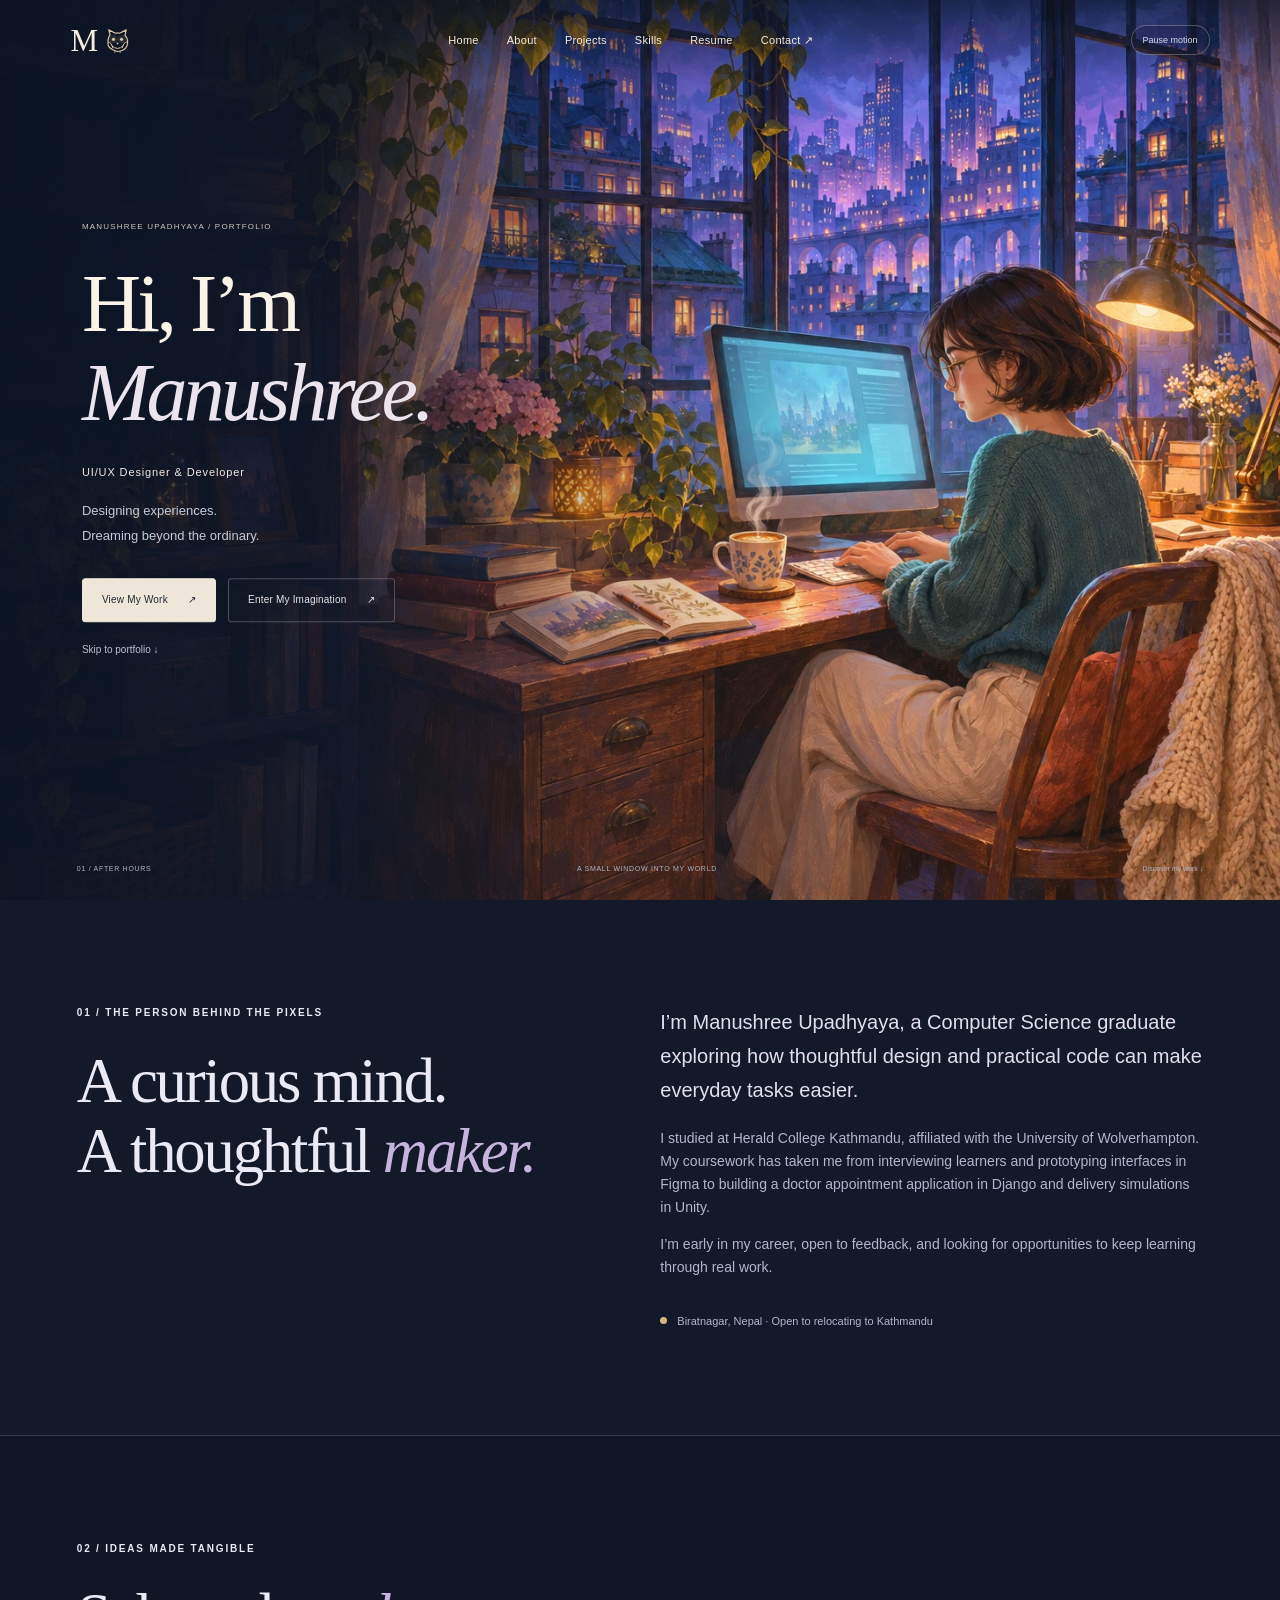
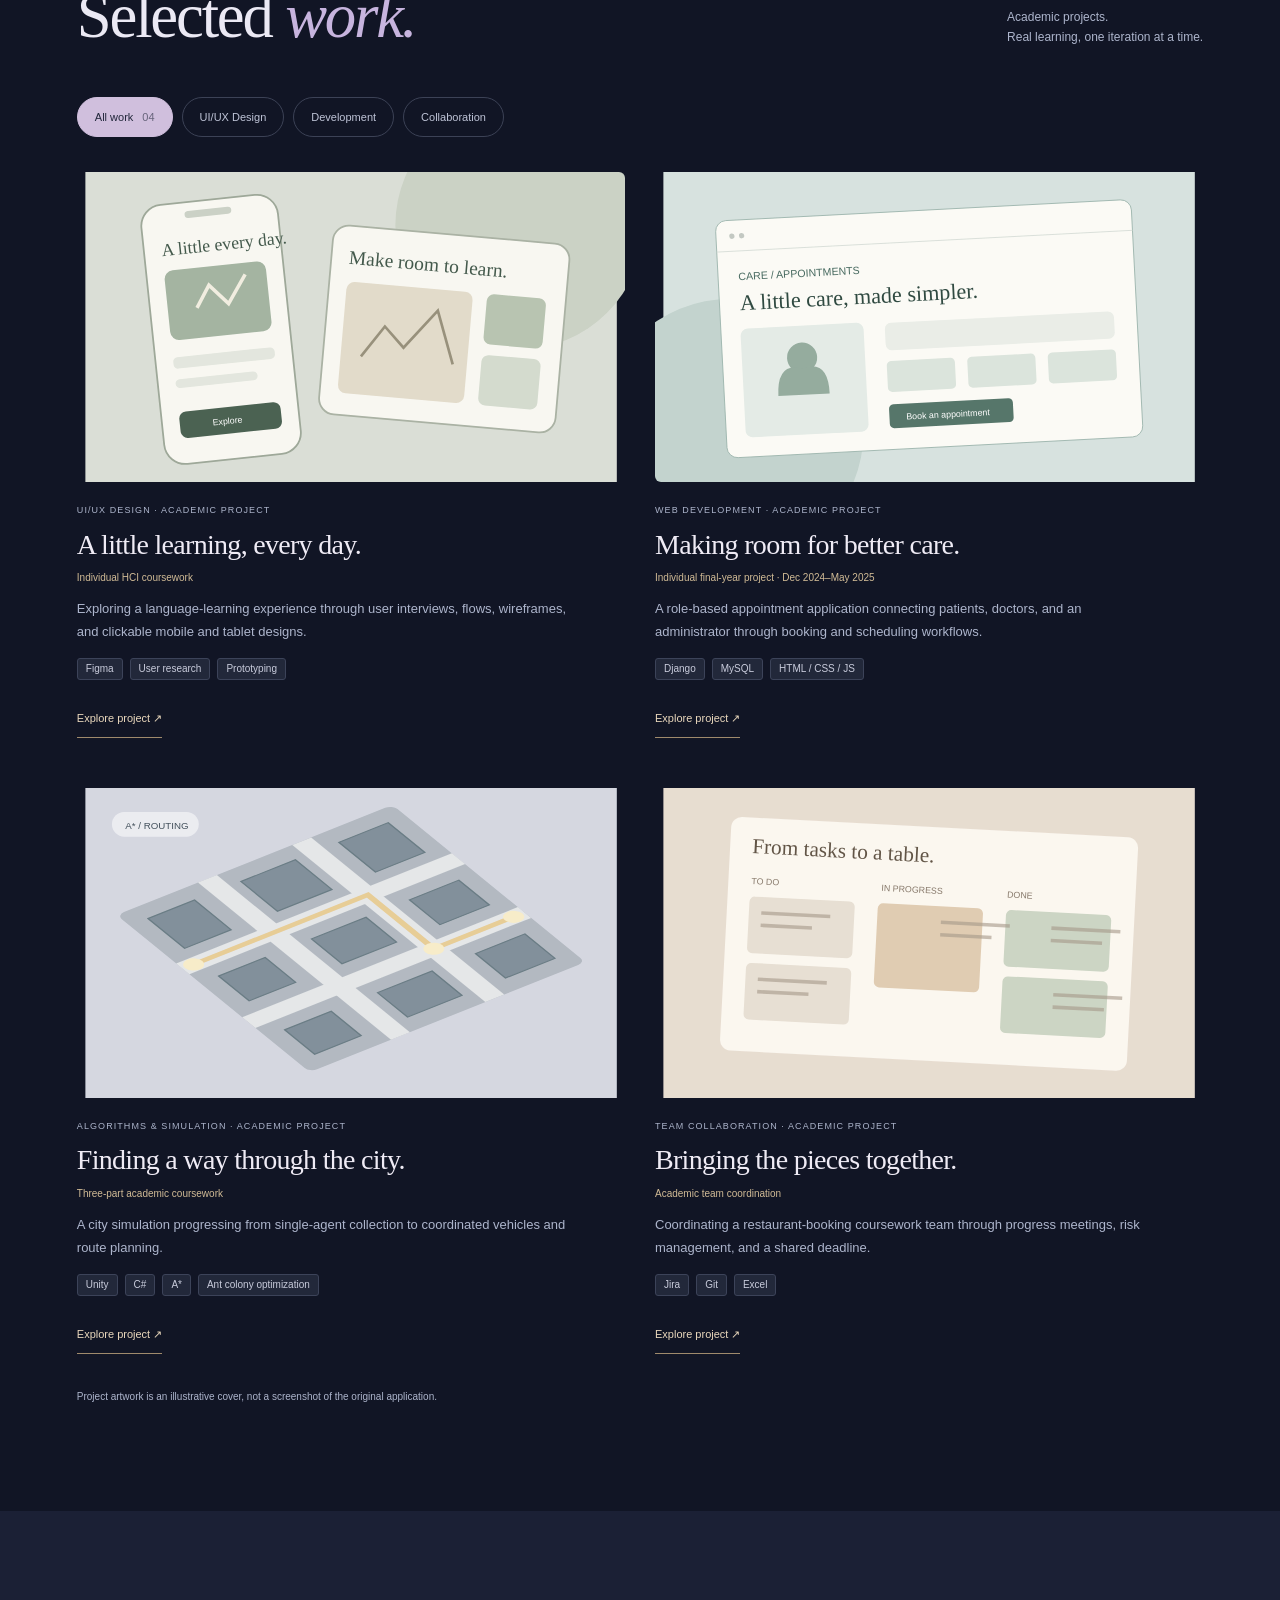
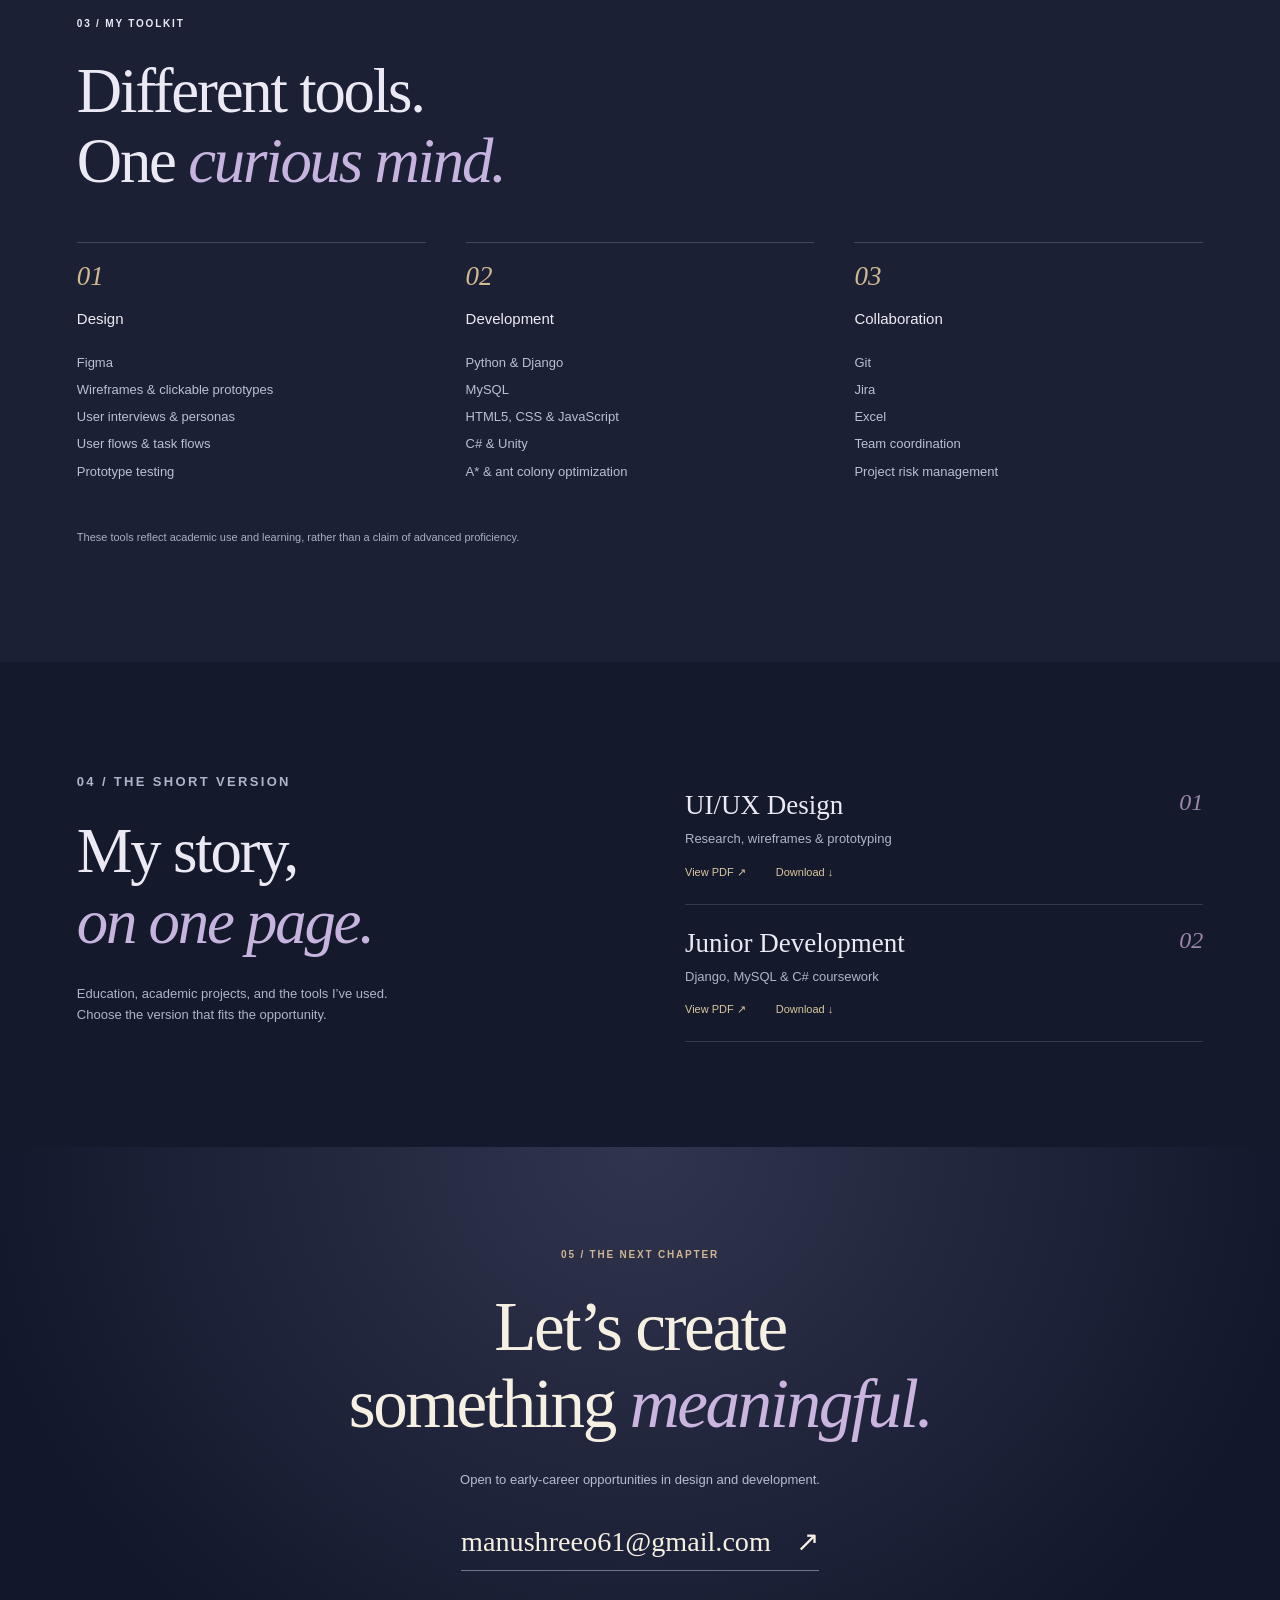
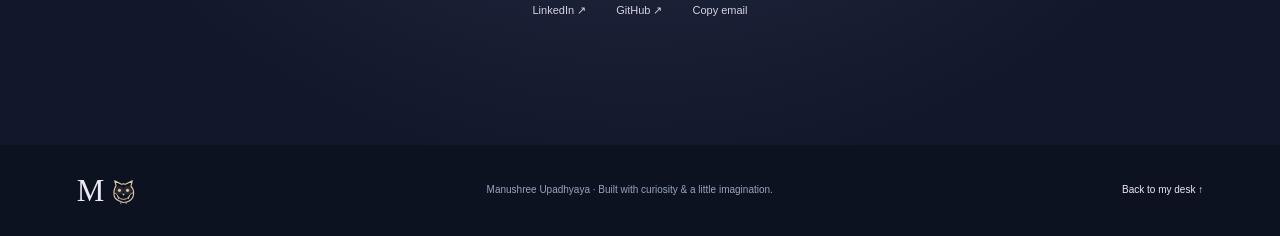
<file: index.html>
<!doctype html><html lang="en"><head><meta charset="utf-8"><meta name="viewport" content="width=device-width,initial-scale=1"><meta name="description" content="Manushree Upadhyaya — Computer Science graduate exploring thoughtful interfaces and practical software."><title>Manushree · After Hours, Into Imagination</title><link rel="stylesheet" href="style.css"><script src="script.js" defer></script></head><body>
<a class="skip-link" href="#projects">Skip to projects</a>
<header><a href="#home" class="brand" aria-label="Manushree home"><span class="brand-letter">M</span><svg class="brand-owl" viewBox="0 0 40 40" aria-hidden="true"><path d="M9 12 7 5l10 5q3-1 6 0L33 5l-2 8q6 6 3 16-4 8-14 8S6 34 6 26q-1-8 3-14Z" fill="none" stroke="currentColor" stroke-width="1.7" stroke-linejoin="round"/><path d="M11 28q9 9 18 0M6 23q5 0 7 9m21-9q-5 0-7 9" fill="none" stroke="currentColor" stroke-width="1.4"/><circle cx="14" cy="19" r="6" fill="currentColor" opacity=".13"/><circle cx="26" cy="19" r="6" fill="currentColor" opacity=".13"/><circle cx="14" cy="19" r="2.3" fill="currentColor"/><circle cx="26" cy="19" r="2.3" fill="currentColor"/><path d="m18 24 2 3 2-3" fill="currentColor"/><path d="M16 37v2m8-2v2" stroke="currentColor" stroke-width="1.5"/></svg></a><nav aria-label="Main navigation"><a href="#home">Home</a><a href="#about">About</a><a href="#projects">Projects</a><a href="#skills">Skills</a><a href="#resume">Resume</a><a href="#contact">Contact <span>↗</span></a></nav><button id="pause" class="small-control" aria-pressed="false">Pause motion</button></header>
<main><section id="home" class="story painted-home" aria-label="After hours, into imagination">
<div class="painted-scene" id="painted-scene"><img class="painted-art" src="assets/painted-workspace.webp" alt="Painted scene of a woman with a dark bob and glasses working in a warm, plant-filled apartment beside a blue city skyline" fetchpriority="high" width="1536" height="1024"><svg class="workspace-motion" viewBox="0 0 1536 1024" preserveAspectRatio="xMidYMid slice" aria-hidden="true"><defs><radialGradient id="lamp-halo"><stop stop-color="#ffda91" stop-opacity=".6"/><stop offset="1" stop-color="#ffc972" stop-opacity="0"/></radialGradient><filter id="steam-soft"><feGaussianBlur stdDeviation="1.3"/></filter><filter id="window-soft"><feGaussianBlur stdDeviation=".65"/></filter></defs><g class="city-window-glows" fill="#ffcf8f" filter="url(#window-soft)"><path class="city-glow glow-1" d="M1109 151h7v10h-7zM1119 151h6v10h-6z"/><path class="city-glow glow-2" d="M1242 198h6v9h-6zM1252 198h6v9h-6z"/><path class="city-glow glow-3" d="M1313 212h6v11h-6zM1323 212h6v11h-6z"/><path class="city-glow glow-4" d="M711 343h9v12h-9zM726 343h8v12h-8z"/><path class="city-glow glow-5" d="M1224 81h5v8h-5zM1233 81h5v8h-5z"/><path class="city-glow glow-6" d="M1004 177h7v11h-7zM1015 177h7v11h-7z"/><path class="city-glow glow-7" d="M681 169h9v13h-9zM695 169h9v13h-9z"/><path class="city-glow glow-8" d="M807 105h6v9h-6zM818 105h6v9h-6z"/></g><path class="screen-shimmer" d="m861 390 210 21 17 133-209 11z" fill="#a3efff"/><ellipse class="painted-lamp-glow" cx="1350" cy="340" rx="105" ry="100" fill="url(#lamp-halo)"/><g class="animated-steam" fill="none" stroke="#fff5e5" stroke-linecap="round" filter="url(#steam-soft)"><path class="steam-ribbon ribbon-1" d="M893 614c-23-22 19-29-2-50s-5-34 3-48" stroke-width="3"/><path class="steam-ribbon ribbon-2" d="M906 612c18-19-16-28-5-44s20-29 4-44" stroke-width="2.5"/><path class="steam-ribbon ribbon-3" d="M900 616c-10-16 17-24 3-41s-9-24-4-35" stroke-width="4"/></g></svg><button id="girl-mind" class="girl-mind" aria-label="Enter Manushree’s imagination by clicking the girl"><span class="sr-only">Enter imagination</span></button></div>
<div class="night-copy story-copy"><p class="eyebrow">MANUSHREE UPADHYAYA / PORTFOLIO</p><h1>Hi, I’m<br><em data-name>Manushree.</em></h1><p class="role">UI/UX Designer &amp; Developer</p><p class="intro">Designing experiences.<br>Dreaming beyond the ordinary.</p><div class="actions"><a class="button light" href="#projects">View My Work <span>↗</span></a><a class="button outline" href="imagination.html" id="enter">Enter My Imagination <span>↗</span></a></div><a class="skip-intro" href="#projects">Skip to portfolio ↓</a></div><div class="scene-bottom"><span>01 / AFTER HOURS</span><span>A SMALL WINDOW INTO MY WORLD</span><a href="#about">Discover my work ↓</a></div></section>
<section id="about" class="about section-wrap"><div><p class="eyebrow">01 / THE PERSON BEHIND THE PIXELS</p><h2>A curious mind.<br>A thoughtful <em>maker.</em></h2></div><div class="about-copy"><p class="large">I’m Manushree Upadhyaya, a Computer Science graduate exploring how thoughtful design and practical code can make everyday tasks easier.</p><p>I studied at Herald College Kathmandu, affiliated with the University of Wolverhampton. My coursework has taken me from interviewing learners and prototyping interfaces in Figma to building a doctor appointment application in Django and delivery simulations in Unity.</p><p>I’m early in my career, open to feedback, and looking for opportunities to keep learning through real work.</p><div class="location"><span class="dot"></span> Biratnagar, Nepal · Open to relocating to Kathmandu</div></div></section>
<section id="projects" class="projects section-wrap"><div class="section-heading"><div><p class="eyebrow">02 / IDEAS MADE TANGIBLE</p><h2>Selected <em>work.</em></h2></div><p>Academic projects.<br>Real learning, one iteration at a time.</p></div><div class="filters" role="group" aria-label="Filter projects"><button data-filter="all" aria-pressed="true">All work <span>04</span></button><button data-filter="design" aria-pressed="false">UI/UX Design</button><button data-filter="development" aria-pressed="false">Development</button><button data-filter="collaboration" aria-pressed="false">Collaboration</button></div><div id="project-grid" class="project-grid"></div><p class="project-note">Project artwork is an illustrative cover, not a screenshot of the original application.</p><noscript><p>Enable JavaScript to view the project gallery. You can still explore <a href="https://github.com/manuahree">my GitHub</a>, read the sections below, and download my resumes.</p></noscript></section>
<section id="skills" class="skills section-wrap"><p class="eyebrow">03 / MY TOOLKIT</p><h2>Different tools.<br>One <em>curious mind.</em></h2><div id="skill-grid" class="skill-grid"></div><p class="muted">These tools reflect academic use and learning, rather than a claim of advanced proficiency.</p></section>
<section id="resume" class="resume section-wrap"><div><p class="eyebrow">04 / THE SHORT VERSION</p><h2>My story,<br><em>on one page.</em></h2><p>Education, academic projects, and the tools I’ve used.<br>Choose the version that fits the opportunity.</p></div><div class="resume-options"><article><span>01</span><h3>UI/UX Design</h3><p>Research, wireframes &amp; prototyping</p><div><a href="assets/design-resume.pdf" target="_blank" rel="noopener">View PDF ↗</a><a href="assets/design-resume.pdf" download>Download ↓</a></div></article><article><span>02</span><h3>Junior Development</h3><p>Django, MySQL &amp; C# coursework</p><div><a href="assets/developer-resume.pdf" target="_blank" rel="noopener">View PDF ↗</a><a href="assets/developer-resume.pdf" download>Download ↓</a></div></article></div></section>
<section id="contact" class="contact section-wrap"><p class="eyebrow">05 / THE NEXT CHAPTER</p><h2>Let’s create<br>something <em>meaningful.</em></h2><p>Open to early-career opportunities in design and development.</p><a id="email-link" class="email" href="mailto:manushreeo61@gmail.com">manushreeo61@gmail.com <span>↗</span></a><div class="socials"><a id="linkedin-link" href="https://www.linkedin.com/in/manushree-upadhyaya-32b7b8259/" target="_blank" rel="noopener">LinkedIn ↗</a><a id="github-link" href="https://github.com/manuahree" target="_blank" rel="noopener">GitHub ↗</a><button id="copy-email">Copy email</button></div><p id="copy-status" role="status"></p></section></main>
<footer><a href="#home" class="brand"><span class="brand-letter">M</span><svg class="brand-owl" viewBox="0 0 40 40" aria-hidden="true"><path d="M9 12 7 5l10 5q3-1 6 0L33 5l-2 8q6 6 3 16-4 8-14 8S6 34 6 26q-1-8 3-14Z" fill="none" stroke="currentColor" stroke-width="1.7" stroke-linejoin="round"/><path d="M11 28q9 9 18 0M6 23q5 0 7 9m21-9q-5 0-7 9" fill="none" stroke="currentColor" stroke-width="1.4"/><circle cx="14" cy="19" r="6" fill="currentColor" opacity=".13"/><circle cx="26" cy="19" r="6" fill="currentColor" opacity=".13"/><circle cx="14" cy="19" r="2.3" fill="currentColor"/><circle cx="26" cy="19" r="2.3" fill="currentColor"/><path d="m18 24 2 3 2-3" fill="currentColor"/><path d="M16 37v2m8-2v2" stroke="currentColor" stroke-width="1.5"/></svg></a><p>Manushree Upadhyaya · Built with curiosity &amp; a little imagination.</p><a href="#home">Back to my desk ↑</a></footer>
<dialog id="case-study" aria-labelledby="case-title"><button id="close-case" aria-label="Close case study">Close ✕</button><div id="case-content"></div></dialog>
<div id="imagination-veil" aria-hidden="true"></div><a id="transition-skip" href="imagination.html" hidden>Skip transition ↗</a><p class="sr-only" id="transition-status" role="status"></p></body></html>
</file>
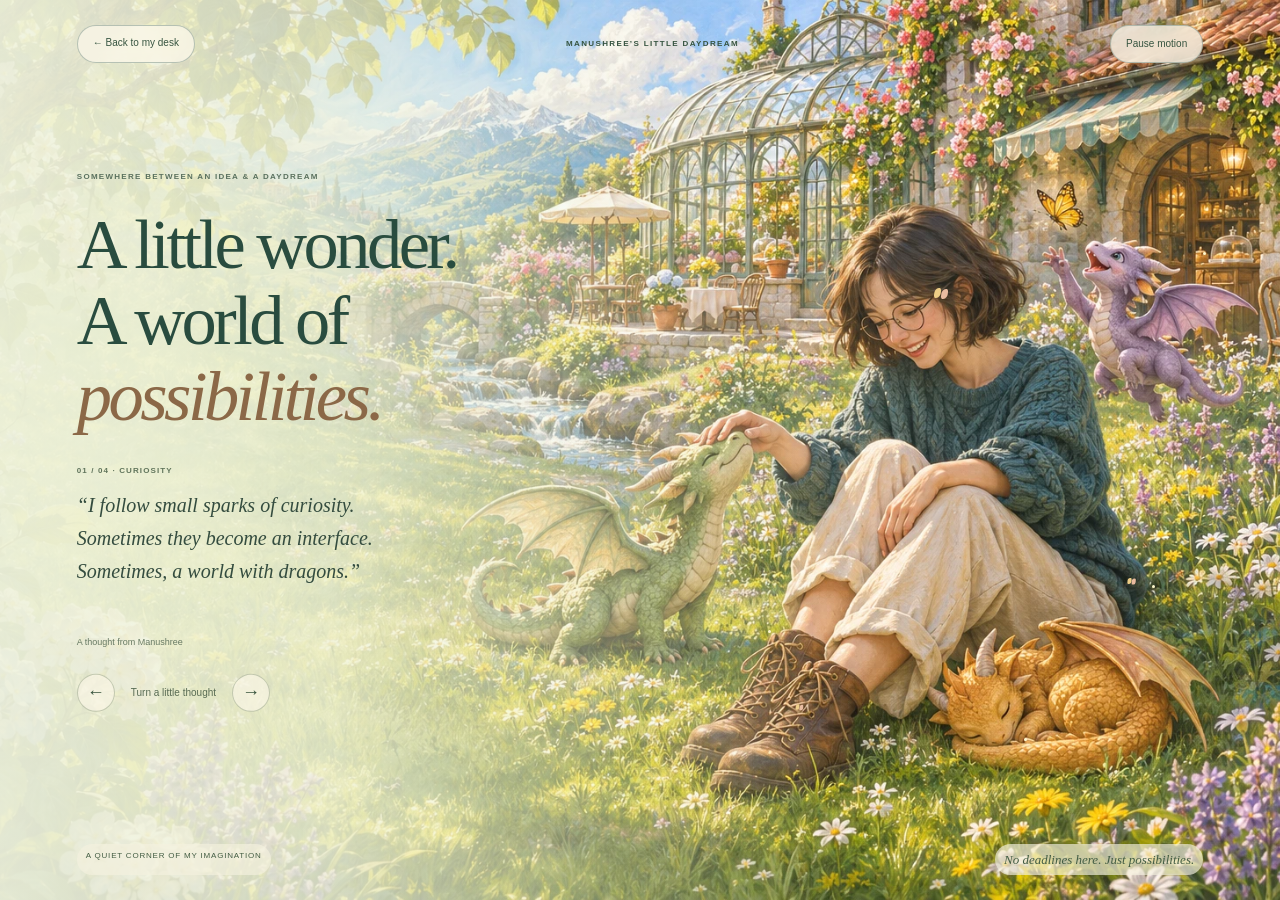
<file: imagination.html>
<!doctype html><html lang="en"><head><meta charset="utf-8"><meta name="viewport" content="width=device-width,initial-scale=1"><meta name="description" content="A little daydream by Manushree Upadhyaya — curiosity, creativity and a world of possibilities."><title>Somewhere in My Imagination · Manushree</title><link rel="stylesheet" href="style.css"><script src="imagination.js" defer></script></head><body class="imagination-page">
<main class="dream-world"><div class="dream-painting"><img src="assets/painted-daydream.webp" alt="A sunlit painted garden with a human woman in a teal sweater and glasses, petting a friendly sage-green baby dragon while a lilac dragon plays and an ochre dragon rests nearby" width="1536" height="1024" fetchpriority="high"><div class="sun-rays" aria-hidden="true"></div><div class="day-butterflies" aria-hidden="true"><i></i><i></i><i></i></div><div class="pollen" aria-hidden="true"><i></i><i></i><i></i><i></i><i></i><i></i></div></div>
<div class="dream-top"><a class="return-desk" href="index.html#home">← Back to my desk</a><p>MANUSHREE’S LITTLE DAYDREAM</p><button id="dream-pause" aria-pressed="false">Pause motion</button></div>
<section class="dream-words" aria-label="Personal reflections"><p class="eyebrow">SOMEWHERE BETWEEN AN IDEA &amp; A DAYDREAM</p><h1>A little wonder.<br>A world of<br><em>possibilities.</em></h1><div class="quote-content" aria-live="polite" aria-atomic="true"><p class="quote-index" id="quote-index">01 / 04 · CURIOSITY</p><blockquote id="personal-quote">“I follow small sparks of curiosity. Sometimes they become an interface. Sometimes, a world with dragons.”</blockquote><p class="quote-byline">A thought from Manushree</p></div><div class="quote-controls"><button id="previous-thought" aria-label="Previous personal quote">←</button><span>Turn a little thought</span><button id="next-thought" aria-label="Next personal quote">→</button></div></section>
<div class="dream-bottom"><span>A QUIET CORNER OF MY IMAGINATION</span><span>No deadlines here. Just possibilities.</span></div></main>
<noscript><p class="dream-noscript">This daydream is yours to pause in. <a href="index.html#home">Return to my desk</a>.</p></noscript></body></html>
</file>
<file: style.css>
:root{--ink:#263734;--paper:#f8f5ee;--muted:#626d66;--line:#d9dfd5;--sage:#587365;--peach:#f2d3ba;--serif:Georgia,'Times New Roman',serif;--sans:Arial,Helvetica,sans-serif;--space:clamp(24px,6vw,96px);--transition:4s}*{box-sizing:border-box}html{scroll-behavior:smooth;scroll-padding-top:90px}body{margin:0;background:var(--paper);font-family:var(--sans);color:var(--ink);line-height:1.65}button,a{-webkit-tap-highlight-color:transparent}button{font:inherit;cursor:pointer}a{color:inherit;text-decoration:none}button:focus-visible,a:focus-visible,summary:focus-visible{outline:3px solid #bf8546;outline-offset:5px}a:hover{text-decoration:underline;text-underline-offset:5px}button{color:inherit}header{height:82px;position:fixed;inset:0 0 auto;z-index:20;display:flex;align-items:center;gap:30px;padding:0 var(--space);color:#faf5ea;background:linear-gradient(#14182ee8,#14182e00);transition:background .4s,color .4s}header.scrolled{background:#f8f5eef5;color:var(--ink);border-bottom:1px solid var(--line);backdrop-filter:blur(14px)}.brand{font-family:var(--serif);font-size:40px;line-height:1}.brand span{font-size:25px;margin-left:2px;color:#d6b785}nav{display:flex;gap:27px;margin:auto;font-size:12px;letter-spacing:.04em}nav a{padding:12px 0}.small-control{border:1px solid currentColor;border-radius:30px;background:transparent;padding:7px 12px;font-size:10px;white-space:nowrap}.skip-link{position:fixed;top:-60px;left:15px;z-index:100;background:white;padding:10px;color:black}.skip-link:focus{top:10px}.story{min-height:800px;height:100svh;max-height:1200px;position:relative;overflow:hidden;background:#1a2039;color:#faf4e8;isolation:isolate}.scenery{position:absolute;inset:0;z-index:-2;transition:opacity var(--transition),filter 3s,transform 4s}.scenery svg{width:100%;height:100%;display:block}.night{opacity:1}.sunrise{opacity:0}.story:after{content:'';position:absolute;inset:0;z-index:-1;pointer-events:none;background:linear-gradient(90deg,#171d3655,transparent 65%)}.story-copy{position:absolute;left:var(--space);top:50%;transform:translateY(-50%);max-width:650px;transition:opacity 1.2s,transform 1.2s}.eyebrow{font-size:10px;font-weight:600;letter-spacing:.18em;text-transform:uppercase;margin:0 0 24px}h1,h2,h3,p{margin-top:0}h1{font:clamp(64px,7.5vw,112px)/1.06 var(--serif);letter-spacing:-.045em;margin-bottom:24px}em{font-weight:400;font-style:italic}h1 em{color:#d9c9e4}h2{font:clamp(42px,4.9vw,70px)/1.12 var(--serif);letter-spacing:-.04em;margin-bottom:26px}h3{line-height:1.3}.role{font-size:15px;letter-spacing:.08em;margin-bottom:15px}.intro{font-size:14px;line-height:1.9;color:#d4d2df}.actions{display:flex;gap:12px;margin-top:32px}.button{display:inline-flex;gap:26px;align-items:center;justify-content:center;border:1px solid transparent;padding:14px 23px;font-size:12px;font-weight:600;border-radius:5px;transition:transform .25s,background .25s}.button:hover{transform:translateY(-3px);text-decoration:none}.button.light{background:#f7eedc;color:#2d3146}.button.outline{color:#eee9f3;border-color:#bab4ce70;background:#272b4144}.button.dark{background:var(--ink);color:#fff9ef}.skip-intro{font-size:11px;display:inline-block;margin-top:24px;color:#d3cddd}.scene-bottom{position:absolute;bottom:25px;left:var(--space);right:var(--space);display:flex;justify-content:space-between;font-size:9px;letter-spacing:.13em;gap:20px}.scene-bottom a{letter-spacing:0}.beach-copy{color:#3e3d42}.beach-copy h2{font-size:clamp(48px,5.8vw,84px)}.beach-copy h2 em{color:#875f57}.beach-copy p:not(.eyebrow){font-size:13px}.text-button{display:block;border:0;background:none;font-size:11px;padding:15px 0}.dreaming .night{filter:blur(10px);transform:scale(1.04)}.dreaming .night-copy{opacity:0;transform:translateY(-48%);pointer-events:none}.day .night{opacity:0}.day .sunrise{opacity:1}.day .scene-bottom{color:#534f4c}.day:after{background:linear-gradient(90deg,#f8dec22b,transparent)}.eye-closed{opacity:0}.dreaming .eye-open{opacity:0}.dreaming .eye-closed{opacity:1}.hair{animation:hair 5s ease-in-out infinite;transform-box:fill-box;transform-origin:top center}.dress{animation:breathe 5s ease-in-out infinite;transform-origin:center;transform-box:fill-box}.cloud-one{animation:drift 30s ease-in-out infinite alternate}.cloud-two{animation:drift 40s ease-in-out infinite alternate-reverse}.star{animation:twinkle 5s ease-in-out infinite}.birds{animation:fly 25s ease-in-out infinite alternate}.waves{animation:wave 9s ease-in-out infinite alternate}.steam{animation:steam 4s ease-in-out infinite}.sun{animation:sunrise 8s ease-out both;transform-origin:center}.paused *, .offscreen svg *{animation-play-state:paused!important}.paused .scenery,.paused .story-copy{transition:none!important}@keyframes twinkle{50%{opacity:.25}}@keyframes drift{to{transform:translateX(80px)}}@keyframes hair{50%{transform:rotate(2deg)}}@keyframes breathe{50%{transform:translateY(-1px)}}@keyframes fly{to{transform:translate(-100px,-16px)}}@keyframes wave{to{transform:translateX(20px)}}@keyframes steam{0%{opacity:0;transform:translateY(4px)}50%{opacity:.8}100%{opacity:0;transform:translateY(-10px)}}@keyframes sunrise{from{transform:translateY(30px)}to{transform:translateY(0)}}.section-wrap{padding:105px var(--space);max-width:1600px;margin:auto}.about{display:grid;grid-template-columns:1fr 1.1fr;gap:90px;border-bottom:1px solid var(--line)}.about-copy p{font-size:14px;color:var(--muted)}.about-copy .large{font-size:20px;line-height:1.7;color:var(--ink)}.location{margin-top:32px;font-size:11px;display:flex;align-items:center;gap:10px}.dot{height:7px;width:7px;background:#69866a;border-radius:50%;display:inline-block;flex-shrink:0}.section-heading{display:flex;align-items:flex-end;justify-content:space-between;gap:20px}.section-heading>p{font-size:12px;color:var(--muted);margin-bottom:30px}.filters{display:flex;gap:9px;flex-wrap:wrap;margin:20px 0 35px}.filters button{background:none;border:1px solid var(--line);padding:9px 17px;border-radius:30px;font-size:11px}.filters button[aria-pressed=true]{background:var(--ink);color:var(--paper);border-color:var(--ink)}.filters span{margin-left:6px;opacity:.6}.project-grid{display:grid;grid-template-columns:1fr 1fr;gap:50px 30px}.project-card[hidden]{display:none}.project-art{height:310px;overflow:hidden;border-radius:9px;position:relative;display:flex;align-items:center;justify-content:center}.project-art svg{width:100%;height:100%;transition:transform .6s}.project-card:hover .project-art svg{transform:scale(1.025)}.project-card .category{font-size:9px;letter-spacing:.12em;margin:20px 0 8px;text-transform:uppercase;color:var(--muted)}.project-card h3{font-family:var(--serif);font-weight:400;font-size:30px;letter-spacing:-.025em;margin-bottom:8px}.project-card p{font-size:13px;color:var(--muted);max-width:490px}.tags{display:flex;flex-wrap:wrap;gap:7px;font-size:10px;margin:14px 0 18px}.tags span{border:1px solid var(--line);border-radius:3px;padding:2px 8px}.case-button{border:0;border-bottom:1px solid #8d9d91;padding:4px 0;background:none;font-size:12px}.project-note{font-size:10px;color:var(--muted);margin:35px 0 0}.skills{background:#edf0e7;max-width:none}.skill-grid{display:grid;grid-template-columns:repeat(3,1fr);gap:40px;margin-top:45px}.skill-grid h3{font-size:15px;font-weight:500;margin:16px 0 20px}.skill-grid article{border-top:1px solid #c4cfc1;padding-top:18px}.skill-number{font:italic 27px var(--serif);color:#66806d}.skill-grid ul{list-style:none;padding:0;font-size:13px;color:#536359;line-height:2.1}.muted{color:var(--muted);font-size:11px;margin-top:30px}.resume{display:grid;grid-template-columns:1fr 1fr;gap:90px;align-items:center}.resume p{font-size:13px;color:var(--muted)}.resume-options article{position:relative;padding:23px 0;border-bottom:1px solid var(--line)}.resume-options article>span{position:absolute;right:0;top:22px;font:italic 24px var(--serif);color:#8e9d8c}.resume-options h3{font:27px var(--serif);margin-bottom:7px}.resume-options article>div{display:flex;gap:30px;font-size:11px}.contact{background:#243d35;color:#f6f0e2;max-width:none;text-align:center;padding-top:100px;padding-bottom:90px}.contact .eyebrow{color:#c0d0bd}.contact h2{font-size:clamp(48px,6vw,86px)}.contact em{color:#d5bc9f}.contact>p:not(.eyebrow){font-size:13px;color:#d0d8cd}.email{display:inline-block;font:clamp(19px,2.4vw,34px) var(--serif);border-bottom:1px solid #a6b5a0;padding:12px 0;margin:10px 0 30px}.email span{margin-left:18px}.socials{display:flex;justify-content:center;gap:30px;font-size:11px}.socials button{border:0;background:none;padding:0;color:inherit;font-size:inherit}#copy-status{min-height:20px;margin:16px 0 0}footer{padding:30px var(--space);display:flex;align-items:center;gap:25px}footer p{font-size:10px;color:var(--muted);margin:0 auto}footer>a:last-child{font-size:10px}dialog{width:min(850px,92vw);max-height:88svh;border:0;border-radius:12px;background:var(--paper);color:var(--ink);padding:45px;box-shadow:0 30px 100px #14222a66}dialog::backdrop{background:#111b28b3;backdrop-filter:blur(7px)}#close-case{display:block;margin:0 0 30px auto;background:none;border:1px solid var(--line);padding:7px 14px;border-radius:30px;font-size:11px}dialog h2{font-size:42px}dialog h3{font-size:15px;margin:28px 0 8px}dialog p,dialog li{font-size:14px;color:var(--muted)}dialog .project-art{height:230px;margin:20px 0}dialog .case-link{display:inline-block;margin:15px 20px 0 0;border-bottom:1px solid var(--sage);font-size:13px}dialog .evidence-note{font-size:12px;border-top:1px solid var(--line);padding-top:18px;margin-top:30px}.sr-only{position:absolute!important;width:1px;height:1px;padding:0;margin:-1px;overflow:hidden;clip:rect(0,0,0,0);white-space:nowrap;border:0}[hidden]{display:none!important}@media(min-width:1600px){.scenery svg{object-fit:cover}}@media(max-width:900px){header{gap:15px}nav{gap:15px}.about,.resume{gap:40px}.story{min-height:760px}.story-copy{max-width:480px}.project-art{height:250px}.skill-grid{gap:25px}.scene-bottom>span:nth-child(2){display:none}}@media(max-width:600px){:root{--space:24px}header{height:100px;padding:9px 24px;align-items:flex-start;flex-wrap:wrap;gap:0}.brand{font-size:31px}header .small-control{margin-left:auto;margin-top:4px}nav{order:3;width:100%;justify-content:space-between;gap:10px;margin:0;font-size:10px}nav a{padding:8px 0}html{scroll-padding-top:110px}.story{height:920px;min-height:920px;max-height:none}.story-copy{top:160px;transform:none;right:24px}.story-copy h1{font-size:65px}.eyebrow{font-size:8px;letter-spacing:.15em}.story-copy .eyebrow{max-width:270px}.role{font-size:12px}.intro{font-size:12px}.scenery svg{width:1050px;max-width:none;position:absolute;right:-165px;bottom:-90px;height:760px}.story:after{background:linear-gradient(#171d3655,transparent 70%)}.actions{gap:8px}.button{font-size:11px;padding:13px 16px;gap:15px}.scene-bottom{bottom:19px;font-size:8px}.dreaming .night-copy{transform:translateY(10px)}.beach-copy h2{font-size:49px}.beach-copy{top:160px}.beach-copy p:not(.eyebrow){max-width:260px}.section-wrap{padding:70px 24px}.about,.resume{grid-template-columns:1fr;gap:22px}.about-copy .large{font-size:18px}.about-copy p{font-size:13px}.section-heading{display:block}.section-heading>p{font-size:12px}.project-grid{grid-template-columns:1fr;gap:35px}.project-art{height:270px}.project-card h3{font-size:29px}.skill-grid{grid-template-columns:1fr;gap:15px;margin-top:20px}.skill-grid ul{columns:2;font-size:12px}.skill-grid h3{margin-top:8px;margin-bottom:12px}.skill-number{font-size:22px}.contact h2{font-size:48px}.contact .email{font-size:21px}.socials{gap:25px}footer{flex-wrap:wrap;padding:25px 24px}footer p{width:75%;margin:0;font-size:9px}footer>a:last-child{margin-left:auto}dialog{padding:25px}dialog h2{font-size:32px}.filters button{font-size:10px;padding:8px 12px}}@media(prefers-reduced-motion:reduce){html{scroll-behavior:auto}*,*:before,*:after{animation:none!important;transition:none!important}.scenery{transform:none!important;filter:none!important}}
/* AFTER HOURS — visual revision. Core portfolio interactions remain unchanged. */
:root{--ink:#ebe9f4;--paper:#111525;--muted:#aaaec5;--line:#33394e;--sage:#c5b3de;--peach:#e4bc90;--space:clamp(24px,6vw,96px);--transition:3.2s}
body{background:var(--paper);color:var(--ink)}header{background:linear-gradient(#101426ed,#10142600);color:#f4ecdf}header.scrolled{background:#111626ed;color:#efedf6;border-color:#353b50}header .brand span{color:#d8b88c}.small-control{min-height:34px;color:#e8dfd7;background:#1b24354d;font-size:10px}nav{font-size:11px}nav a:hover{color:#edc68f}.story{background:#151b31;min-height:820px;max-height:1200px}.story:after{background:linear-gradient(90deg,#101525 0%,#101525f0 25%,#101525cc 39%,#10152555 55%,transparent 70%)}.story-copy{max-width:610px;top:49%}.story-copy .eyebrow{font-size:9px;letter-spacing:.17em;color:#d6b88e}.story-copy h1{font-size:clamp(62px,7.4vw,109px);margin-bottom:25px}.story-copy h1 em{color:#d5c4e6}.role{font-size:12px;color:#e5deec;letter-spacing:.1em}.intro{font-size:16px;color:#c3c8dd;line-height:1.8}.actions{gap:12px;flex-wrap:wrap}.button{border-radius:4px;min-height:47px;font-size:11px;gap:18px}.button.light{background:#e6c799;color:#252739}.button.outline{background:#21283d88;border-color:#68718a88}.button.dark{background:#e3c392;color:#24263a}.skip-intro{color:#b6bfd4;font-size:11px}.scene-bottom{color:#a7b1c7;font-size:8px}.beach-copy{color:#f0eaf4;max-width:660px}.beach-copy h2{font-size:clamp(54px,6.8vw,96px)}.beach-copy h2 em{color:#d7c79b}.beach-copy p:not(.eyebrow){color:#c2c8d6;font-size:13px}.day:after{background:linear-gradient(90deg,#101a30ee 0%,#14223ed9 30%,#182b4144 58%,transparent 73%)}.day .scene-bottom{color:#bdc9cf}.day .text-button{color:#d4d4df}.dreaming .night{transform:scale(1.045);transform-origin:74% 42%;filter:blur(6px)}.dreaming .typing-arm,.dreaming .typing-hand,.dreaming .girl-head{animation-play-state:paused!important}.dreaming .eye-open{opacity:0}.dreaming .eye-closed{opacity:1}.night .eye-open{transition:opacity .5s}.night .eye-closed{transition:opacity .5s}.night .monitor-glow{animation:monitorPulse 7s ease-in-out infinite}.city-layer{transition:transform .3s ease-out}.window-light{animation:windowGlow 13s steps(1,end) infinite}.traffic-flow{animation:traffic 8s linear infinite}.plant-leaves{transform-box:fill-box;transform-origin:50% 100%;animation:plantSway 9s ease-in-out infinite}.typing-hand{transform-box:fill-box;transform-origin:top left;animation:typing 1.6s ease-in-out infinite}.typing-arm{transform-box:fill-box;transform-origin:top left;animation:typingArm 1.6s ease-in-out infinite}.girl-breath{transform-box:fill-box;transform-origin:50% 100%;animation:breathing 5s ease-in-out infinite}.girl-head{transform-box:fill-box;transform-origin:50% 100%;animation:thoughtful 14s ease-in-out infinite}.dream-head{transform-box:fill-box;transform-origin:50% 100%;animation:dreamNod 7s ease-in-out infinite}.dream-cloud{animation:dreamCloud 40s ease-in-out infinite alternate}.petting-arm,.petting-hand{transform-box:fill-box;transform-origin:100% 50%;animation:pet 6s ease-in-out infinite}.dragon-tail{transform-box:fill-box;transform-origin:0 50%;animation:tailWag 6s ease-in-out infinite}.dragon-wing{transform-box:fill-box;transform-origin:0 100%;animation:wingFlap 5s ease-in-out infinite}.dragon-eye{transform-box:fill-box;transform-origin:center;animation:blink 7s linear infinite}.sleep-eye{display:none}.sleeper .dragon-eye{display:none}.sleeper .sleep-eye{display:block}.sleeper .dragon-wing{animation:none}.sleeper{animation:sleepBreathe 5s ease-in-out infinite;transform-box:fill-box;transform-origin:50% 100%}.sleeper .dragon-tail{animation:tailWag 12s ease-in-out infinite}.nuzzler .dragon-head{animation:nuzzle 6s ease-in-out infinite;transform-box:fill-box;transform-origin:100% 60%}.chaser{animation:chase 9s ease-in-out infinite}.chaser .dragon-wing{animation:wingFlap 1.2s ease-in-out infinite}.chased-glow{animation:butterfly 9s ease-in-out infinite}.fern{transform-box:fill-box;transform-origin:bottom center;animation:plantSway 11s ease-in-out infinite}.mote{animation:moteFloat 8s ease-in-out infinite}.steam{animation:steam 4s ease-in-out infinite}
@keyframes windowGlow{0%,82%,100%{opacity:1}83%,92%{opacity:.16}}@keyframes monitorPulse{50%{opacity:.78}}@keyframes traffic{0%{transform:translateY(-7px);opacity:0}20%,75%{opacity:.8}100%{transform:translateY(44px);opacity:0}}@keyframes plantSway{50%{transform:rotate(1.6deg)}}@keyframes typing{0%,42%,70%,100%{transform:translateY(0)}20%,55%{transform:translateY(1.6px)}}@keyframes typingArm{50%{transform:rotate(.7deg)}}@keyframes breathing{50%{transform:scaleY(1.008)}}@keyframes thoughtful{0%,70%,100%{transform:rotate(0)}77%,87%{transform:rotate(-2deg)}}@keyframes dreamNod{50%{transform:rotate(-2deg)}}@keyframes dreamCloud{to{transform:translateX(35px)}}@keyframes pet{0%,25%,85%,100%{transform:rotate(0)}45%,65%{transform:rotate(-4deg)}}@keyframes tailWag{50%{transform:rotate(7deg)}}@keyframes wingFlap{0%,40%,100%{transform:rotate(0) scaleY(1)}48%{transform:rotate(-12deg) scaleY(.88)}56%{transform:rotate(5deg)}64%{transform:rotate(-9deg)}}@keyframes blink{0%,43%,47%,100%{transform:scaleY(1)}45%{transform:scaleY(.08)}}@keyframes sleepBreathe{50%{transform:scaleY(1.025)}}@keyframes nuzzle{0%,20%,85%,100%{transform:translate(0,0) rotate(0)}40%,65%{transform:translate(11px,-4px) rotate(5deg)}}@keyframes chase{0%,100%{transform:translate(0,0)}30%{transform:translate(-35px,-8px)}60%{transform:translate(-15px,-25px)}80%{transform:translate(9px,-5px)}}@keyframes butterfly{0%,100%{transform:translate(0,0)}30%{transform:translate(-34px,-14px)}60%{transform:translate(12px,-34px)}80%{transform:translate(23px,-6px)}}@keyframes moteFloat{0%,100%{opacity:.1;transform:translateY(0)}50%{opacity:.9;transform:translate(5px,-12px)}}
.section-wrap{border-color:var(--line)}.about{background:#14192a}.about h2 em,.projects h2 em,.skills h2 em,.resume h2 em{color:#c7b4de}.about-copy .large{color:#e2deeb}.about-copy p{color:#b1b6cb}.location{color:#aeb8ce}.dot{background:#d6b781}.section-heading>p,.project-card .category,.project-card p,.project-note,.resume p{color:#adb5cc}.project-card{position:relative}.project-card h3{color:#efebf5}.project-card .project-role{font-size:10px;color:#d1bb96;margin-top:-2px;margin-bottom:10px}.tags span{border-color:#3c4359;color:#c9ccdc;background:#22283a}.case-button{color:#ead8bd;border-color:#9f8a6c;min-height:40px}.filters button{border-color:#3c4256;color:#bfc4d7;min-height:40px}.filters button[aria-pressed=true]{background:#d0bfdd;color:#22283b;border-color:#d0bfdd}.skills{background:#1b2035}.skill-grid article{border-color:#414760}.skill-number{color:#d0b88f}.skill-grid ul{color:#b8c0d5}.skill-grid h3{color:#efebf3}.resume{background:#141a2b;max-width:none}.resume-options article>span{color:#9b86ae}.resume-options article>div{color:#d9c69e}.contact{background:radial-gradient(ellipse at 50% 0,#31344e,#11182b 75%)}.contact .eyebrow{color:#cfb693}.contact em{color:#cbb5df}.contact>p:not(.eyebrow){color:#b4bdd3}.email{border-color:#72738e}.contact .socials{color:#d8d1e2}footer{background:#0d1220}footer p{color:#98a4bf}dialog{background:#191f33;color:#efeaf5;border:1px solid #4c506a}dialog p,dialog li{color:#bfc6da}dialog .case-link{color:#e1c89e}.project-art{box-shadow:0 0 0 1px #76819722}.project-art svg{filter:saturate(.72)}dialog .project-art svg{filter:none}.project-card .project-art{border-radius:6px}#close-case{color:#e5dfed;min-height:40px}a:focus-visible,button:focus-visible{outline-color:#f0c896}.paused .scenery *{animation-play-state:paused!important}
@media(max-width:900px){.story-copy{max-width:470px}.story-copy h1{font-size:76px}.beach-copy h2{font-size:68px}.story:after{background:linear-gradient(90deg,#101525fa,#101525bd 38%,#10152533 65%,transparent)}.day:after{background:linear-gradient(90deg,#101a30f2,#14223ebb 38%,#182b4133 65%,transparent)}}
@media(max-width:600px){header{background:#11172be8}.small-control{font-size:9px;padding:5px 10px}nav{gap:12px;align-items:center}nav a{min-height:36px}.story{height:1080px;min-height:1080px}.story-copy{top:160px;transform:none;max-width:none;right:24px}.story-copy h1{font-size:62px;margin-bottom:18px}.story-copy .eyebrow{font-size:8px;max-width:none}.intro{font-size:14px}.role{font-size:11px}.actions{gap:10px;margin-top:25px}.button{padding:12px 16px;min-height:47px}.scenery svg{width:1050px;height:720px;right:-160px;bottom:0;position:absolute}.night:before,.sunrise:before{content:'';position:absolute;inset:0;background:linear-gradient(#1a2445,#1b2948)}.sunrise:before{background:linear-gradient(#1c2745,#313e61)}.story:after{background:linear-gradient(#101525fa 0%,#101525ed 34%,#101525aa 46%,transparent 64%)}.day:after{background:linear-gradient(#111b30fa 0%,#16223bed 33%,#182b4166 49%,transparent 66%)}.beach-copy h2{font-size:52px;line-height:1.1}.beach-copy{top:170px}.scene-bottom{bottom:18px;z-index:3}.scene-bottom>a{display:none}.night .desk-girl{filter:none}.about{padding-top:65px}.filters button{padding:9px 14px}.project-art{height:270px}.skill-grid ul{color:#c1c6d7}.location{font-size:10px}.socials>*{min-height:44px;display:inline-flex;align-items:center}.story-copy .text-button{padding:15px 0;min-height:44px}.resume-options article>div a{min-height:44px;display:inline-flex;align-items:center}}
@media(prefers-reduced-motion:reduce){*,*:before,*:after{animation:none!important;transition:none!important}.dreaming .night{filter:none;transform:none}}
@media(max-width:600px){.story{height:960px;min-height:960px}.scenery svg{bottom:20px}}

.transition-skip{display:none;position:absolute;right:var(--space);top:100px;z-index:10;background:#131c32e8;color:#eee7da;border:1px solid #70738a;padding:9px 15px;border-radius:25px;font-size:11px}.dreaming:not(.day) .transition-skip{display:block}@media(max-width:600px){.transition-skip{top:115px;font-size:10px}}
/* PAINTED STORYBOOK REVISION */
.painted-home{min-height:790px;height:100svh;max-height:1300px}.painted-scene{position:absolute;inset:0;z-index:-2;overflow:hidden;transform-origin:76% 43%}.painted-art{width:100%;height:100%;object-fit:cover;object-position:65% center;display:block;animation:paintedBreath 24s ease-in-out infinite alternate}.painted-home:after{background:linear-gradient(90deg,#0c1223d9 0%,#101626a6 28%,#10162633 48%,transparent 67%);pointer-events:none}.painted-home .story-copy{max-width:570px;pointer-events:none}.painted-home .story-copy a{pointer-events:auto}.painted-home .story-copy h1{font-size:clamp(58px,6.6vw,98px)}.painted-home .intro{font-size:15px;text-shadow:0 2px 14px #101424}.painted-home .eyebrow{font-size:9px}.painted-home .role{color:#e9e6ed}.thought-bubble{position:absolute;left:68%;top:22%;width:163px;padding:15px 15px 13px;border:1px solid #f8ead299;border-radius:25px 25px 25px 8px;background:#f8ebd6ed;box-shadow:0 0 35px #f4d3a133;color:#3c3950;text-align:center;z-index:4;animation:thoughtFloat 6s ease-in-out infinite}.thought-bubble span{display:block;font:italic 25px var(--serif);line-height:1.3}.thought-bubble small{font-size:8px;display:block;margin-top:4px}.thought-bubble:after,.thought-bubble:before{content:'';position:absolute;border-radius:50%;background:#f8ebd6;left:28px;bottom:-18px;width:11px;height:11px}.thought-bubble:before{left:45px;bottom:-32px;width:6px;height:6px}.thought-bubble:hover{background:#fff7e8;text-decoration:none;box-shadow:0 0 40px #f2ce9e66}.girl-mind{position:absolute;left:73%;top:31%;width:12%;height:19%;border:0;border-radius:45%;background:transparent;z-index:3;cursor:pointer}.girl-mind:hover{box-shadow:0 0 25px #f0ceac3b,inset 0 0 20px #f0ceac22}.girl-mind:focus-visible{outline:2px dashed #f4ddb6;outline-offset:8px}.lamp-aura,.monitor-aura{position:absolute;pointer-events:none;border-radius:50%;mix-blend-mode:screen}.lamp-aura{left:80%;top:24%;width:18%;height:29%;background:radial-gradient(#e5ad4c25,transparent 70%);animation:lampBreathe 8s ease-in-out infinite}.monitor-aura{left:53%;top:34%;width:22%;height:29%;background:radial-gradient(#82cbdc18,transparent 70%);animation:monitorPulse 7s ease-in-out infinite}.coffee-wisps{position:absolute;left:58%;top:51%;width:4%;height:13%;pointer-events:none}.coffee-wisps i{position:absolute;bottom:0;left:20%;height:65%;width:12%;border-left:2px solid #fff4db88;border-radius:50%;filter:blur(1px);animation:coffeeRise 5s ease-in-out infinite}.coffee-wisps i:nth-child(2){left:45%;animation-delay:-1.7s}.coffee-wisps i:nth-child(3){left:60%;animation-delay:-3.4s}#imagination-veil{position:fixed;inset:0;z-index:80;pointer-events:none;background:#f3edcf;clip-path:circle(0 at 76% 40%);opacity:0}body.entering-imagination #imagination-veil{animation:openDaydream 4s cubic-bezier(.5,0,.2,1) forwards}body.entering-imagination .painted-scene{animation:windowJourney 4s ease-in forwards}body.entering-imagination .thought-bubble{animation:thoughtGlow 4s ease-in forwards}body.entering-imagination .night-copy{animation:copyFade 1.6s ease forwards}#transition-skip{position:fixed;z-index:90;right:25px;bottom:25px;padding:10px 18px;border-radius:30px;background:#252c43;color:#f9edd7;font-size:12px;border:1px solid #d5c2a4}.offscreen .painted-scene *{animation-play-state:paused!important}.paused *,.page-hidden *{animation-play-state:paused!important}
@keyframes paintedBreath{to{transform:scale(1.018)}}@keyframes lampBreathe{50%{opacity:.6;transform:scale(1.04)}}@keyframes thoughtFloat{50%{transform:translateY(-6px)}}@keyframes coffeeRise{0%{opacity:0;transform:translateY(10px) rotate(-5deg)}30%{opacity:.5}100%{opacity:0;transform:translate(8px,-25px) rotate(7deg)}}@keyframes openDaydream{0%{opacity:0;clip-path:circle(0 at 76% 40%)}35%{opacity:.15}75%{opacity:.85}100%{opacity:1;clip-path:circle(140% at 76% 40%)}}@keyframes windowJourney{0%{transform:scale(1);filter:blur(0)}100%{transform:scale(1.14);filter:blur(9px)}}@keyframes thoughtGlow{to{opacity:0;transform:translateY(-25px) scale(1.12)}}@keyframes copyFade{to{opacity:0}}
/* The imagination document is deliberately separate from portfolio content. */
.imagination-page{margin:0;background:#f4efdc;color:#2d473c;overflow-x:hidden}.dream-world{position:relative;min-height:800px;height:100svh;isolation:isolate;overflow:hidden}.dream-painting{position:absolute;inset:0;z-index:-2}.dream-painting>img{display:block;width:100%;height:100%;object-fit:cover;object-position:65% center;animation:paintedBreath 30s ease-in-out infinite alternate}.dream-world:after{content:'';position:absolute;inset:0;z-index:-1;pointer-events:none;background:linear-gradient(90deg,#eff3dfed 0%,#eff3dfc9 26%,#eff3df55 46%,transparent 65%)}.dream-top{display:flex;justify-content:space-between;align-items:center;gap:20px;position:absolute;inset:25px var(--space) auto;font-size:10px;color:#365440}.dream-top>p{font-size:8px;font-weight:600;letter-spacing:.17em;margin:0}.return-desk,#dream-pause{background:#faf6e8c9;border:1px solid #6e887f77;padding:9px 15px;border-radius:30px;backdrop-filter:blur(8px);font-size:10px;min-height:38px}.dream-words{position:absolute;left:var(--space);top:49%;transform:translateY(-50%);max-width:500px}.dream-words .eyebrow{font-size:8px;letter-spacing:.16em;color:#5a715e;margin-bottom:23px}.dream-words h1{font-size:clamp(49px,5.5vw,80px);line-height:1.08;letter-spacing:-.05em;color:#294c3f;margin-bottom:30px}.dream-words h1 em{color:#8b6847}.quote-content{max-width:360px}.quote-index{font-size:8px;font-weight:600;letter-spacing:.14em;color:#60745b;margin-bottom:12px}blockquote{margin:0;font:italic 20px/1.65 var(--serif);color:#344c3f;min-height:130px}.quote-byline{font-size:9px;color:#667962;margin:16px 0 0}.quote-controls{display:flex;align-items:center;gap:16px;margin-top:24px}.quote-controls button{width:38px;height:38px;background:#faf6e5b3;border:1px solid #7b8c6c66;border-radius:50%;color:#37533d;font-size:18px}.quote-controls span{font-size:10px;color:#586b53}.quote-controls button:hover{background:#fff9e7;transform:translateY(-1px)}.dream-bottom{position:absolute;left:var(--space);right:var(--space);bottom:25px;display:flex;justify-content:space-between;font-size:8px;color:#435d43;letter-spacing:.1em}.dream-bottom>span{background:#f4f1dfa8;border-radius:20px;padding:5px 9px}.dream-bottom>span:last-child{font-family:var(--serif);font-size:13px;font-style:italic;letter-spacing:0}.sun-rays{position:absolute;inset:0;pointer-events:none;background:conic-gradient(from 120deg at 88% 0%,transparent,#fffad514,transparent 20%,#fffad516,transparent 35%);mix-blend-mode:screen;animation:rayBreathe 12s ease-in-out infinite}.day-butterflies{position:absolute;inset:0;pointer-events:none}.day-butterflies i{position:absolute;left:73%;top:32%;width:7px;height:10px;border-radius:70% 20%;background:#efce87;box-shadow:7px 1px #e9bba0;animation:dayFlutter 10s ease-in-out infinite}.day-butterflies i:nth-child(2){left:88%;top:64%;transform:scale(.6);animation-delay:-4s}.day-butterflies i:nth-child(3){left:62%;top:78%;transform:scale(.55);animation-delay:-7s}.pollen{position:absolute;inset:0;pointer-events:none}.pollen i{position:absolute;width:3px;height:3px;background:#fff8ce;border-radius:50%;left:70%;top:50%;animation:pollenDrift 13s linear infinite}.pollen i:nth-child(2){left:90%;top:65%;animation-delay:-3s}.pollen i:nth-child(3){left:54%;top:30%;animation-delay:-7s}.pollen i:nth-child(4){left:80%;top:82%;animation-delay:-10s}.pollen i:nth-child(5){left:60%;top:70%;animation-delay:-5s}.pollen i:nth-child(6){left:94%;top:28%;animation-delay:-9s}.dream-noscript{position:fixed;bottom:0;left:20px;font-size:12px;background:#fff9e7;padding:10px}@keyframes rayBreathe{50%{opacity:.55}}@keyframes dayFlutter{0%,100%{translate:0 0;rotate:-5deg}30%{translate:-30px -20px;rotate:10deg}60%{translate:15px -45px;rotate:-8deg}80%{translate:30px -10px;rotate:5deg}}@keyframes pollenDrift{0%{opacity:0;transform:translate(0,30px)}30%,70%{opacity:.65}100%{opacity:0;transform:translate(-35px,-50px)}}
@media(max-width:900px){.painted-home .story-copy{max-width:440px}.painted-home .story-copy h1{font-size:70px}.thought-bubble{left:70%;top:23%;width:140px}.thought-bubble span{font-size:23px}.thought-bubble small{font-size:7px}.dream-words{max-width:430px}.dream-words h1{font-size:67px}.quote-content{max-width:310px}.dream-top>p{display:none}}
@media(max-width:600px){.painted-home{height:1000px;min-height:1000px}.painted-scene{inset:auto;bottom:0;right:-140px;width:1050px;height:700px;overflow:visible}.painted-art{object-fit:cover}.painted-home:after{background:linear-gradient(#101525fa 0%,#101525e8 29%,#10152599 44%,transparent 62%)}.painted-home .story-copy{top:150px;max-width:none}.painted-home .story-copy h1{font-size:60px}.painted-home .intro{font-size:13px}.painted-home .actions{margin-top:22px;gap:8px}.painted-home .button{font-size:10px;padding:12px 13px;gap:10px}.thought-bubble{left:69%;top:24%;width:145px}.girl-mind{left:73%;top:31%;width:12%;height:19%}.painted-home .scene-bottom>span:nth-child(2){display:none}.dream-world{height:1170px;min-height:1170px}.dream-top{top:20px;left:20px;right:20px;gap:12px}.return-desk,#dream-pause{font-size:9px;padding:9px 12px;min-height:40px}.dream-painting{inset:auto;left:0;right:0;bottom:0;height:780px}.dream-painting>img{object-position:74% center}.dream-world:after{background:linear-gradient(#f1f2de 0%,#f1f2def5 33%,#f1f2de88 47%,transparent 62%)}.dream-words{top:120px;left:24px;right:24px;max-width:none;transform:none}.dream-words .eyebrow{font-size:7px;letter-spacing:.1em;margin-bottom:20px}.dream-words h1{font-size:52px;margin-bottom:25px}.quote-content{max-width:310px}blockquote{font-size:18px;min-height:110px}.quote-byline{font-size:9px}.quote-controls{margin-top:17px}.dream-bottom{left:20px;right:20px;bottom:18px;font-size:7px}.dream-bottom>span:last-child{display:none}.day-butterflies i:first-child{left:70%;top:38%}.sun-rays{opacity:.5}}
@media(prefers-reduced-motion:reduce){.painted-art,.dream-painting>img,.thought-bubble,.coffee-wisps i,.lamp-aura,.monitor-aura,.sun-rays,.day-butterflies i,.pollen i{animation:none!important}.painted-art,.dream-painting>img{transform:none!important}}
/* CLEAN EDITORIAL FINISH — restrained type and stable content, ambient artwork. */
.brand{display:inline-flex;align-items:center;gap:6px;flex-shrink:0;color:inherit;text-decoration:none!important}.brand .brand-letter{font-family:Georgia,serif;font-size:31px;font-weight:400;line-height:1;margin:0;color:inherit}.brand-owl{display:block;width:27px;height:30px;color:#dcc7a4}.brand:hover .brand-owl{color:#f4e3c4}header{height:80px;background:linear-gradient(#0d1423a8,transparent);padding:0 clamp(25px,5.5vw,90px)}nav{gap:28px;font-size:11px;letter-spacing:.025em}.small-control{font-size:9px;padding:6px 11px;min-height:30px;border-color:#e7dfd34d;background:#0f172b44;color:#d4d7e2}.painted-home{min-height:780px}.painted-home .story-copy{left:clamp(32px,6.4vw,105px);max-width:465px;top:49%;transform:translateY(-50%)}.painted-home .story-copy .eyebrow{font-size:8px;letter-spacing:.15em;font-weight:500;color:#d2c6b6;margin-bottom:27px}.painted-home .story-copy h1{font-size:clamp(60px,6.4vw,92px);line-height:1.08;letter-spacing:-.045em;margin-bottom:26px}.painted-home .story-copy h1 em{color:#ebe4ec}.painted-home .role{font-size:11px;letter-spacing:.08em;margin-bottom:18px;color:#f1e9e1}.painted-home .intro{font-size:13px;line-height:1.9;color:#c4cad7;text-shadow:none}.painted-home .actions{gap:12px;margin-top:29px}.painted-home .button{border-radius:3px;padding:13px 19px;font-size:10px;min-height:43px;font-weight:500;letter-spacing:.02em;gap:20px}.painted-home .button.light{background:#eee6d8;color:#202a36;border-color:#eee6d8}.painted-home .button.outline{background:#141d2e40;border-color:#d5d4d64d;color:#e6e3e8}.painted-home .button:hover{transform:translateY(-1px)}.painted-home .skip-intro{font-size:10px;color:#b9c0cf;margin-top:20px}.painted-home:after{background:linear-gradient(90deg,#0b1423e0 0%,#0d1727a6 27%,#131e3033 47%,transparent 64%)}.painted-art{object-position:center center;animation:workspaceDrift 32s ease-in-out infinite alternate;transform-origin:center}.workspace-motion{position:absolute;inset:0;width:100%;height:100%;pointer-events:none;animation:workspaceDrift 32s ease-in-out infinite alternate;transform-origin:center}.screen-shimmer{opacity:.04;animation:screenWork 5.5s ease-in-out infinite}.painted-lamp-glow{opacity:.35;animation:warmLamp 9s ease-in-out infinite}.steam-ribbon{opacity:0;transform-box:fill-box;transform-origin:50% 100%;animation:visibleSteam 5.5s ease-out infinite}.ribbon-2{animation-delay:-1.8s}.ribbon-3{animation-delay:-3.6s}.city-glow{opacity:.05;animation:cityWindowBlink 12s ease-in-out infinite}.glow-2{animation-delay:-3s;animation-duration:15s}.glow-3{animation-delay:-8s;animation-duration:17s}.glow-4{animation-delay:-5s;animation-duration:13s}.glow-5{animation-delay:-11s;animation-duration:18s}.glow-6{animation-delay:-2s;animation-duration:14s}.glow-7{animation-delay:-6s;animation-duration:16s}.glow-8{animation-delay:-9s;animation-duration:19s}.girl-mind{box-shadow:none!important}.girl-mind:hover{background:radial-gradient(ellipse,#f5e4be0d,transparent 70%)}.painted-home .scene-bottom{color:#abb3c2;font-size:7px;letter-spacing:.1em}.section-heading>p{font-size:12px}.project-card h3{font-size:28px}.project-card .project-role{font-size:10px}.project-card p{line-height:1.8}.project-art{box-shadow:none}h2{letter-spacing:-.035em}.case-button{font-size:11px}.contact h2{font-size:clamp(46px,5.4vw,76px)}.contact .email{font-size:clamp(20px,2.2vw,31px)}
@keyframes workspaceDrift{from{transform:scale(1)}to{transform:scale(1.022)}}@keyframes screenWork{0%,100%{opacity:.03}35%{opacity:.13}65%{opacity:.07}80%{opacity:.16}}@keyframes warmLamp{50%{opacity:.5}}@keyframes visibleSteam{0%{opacity:0;transform:translate(0,10px) scaleX(.7)}20%{opacity:.15}45%{opacity:.4}75%{opacity:.2}100%{opacity:0;transform:translate(7px,-28px) scaleX(1.25)}}@keyframes cityWindowBlink{0%,12%,100%{opacity:.05}20%,40%{opacity:.64}52%,74%{opacity:.1}82%,90%{opacity:.45}}
@media(max-width:900px){nav{gap:18px}.painted-home .story-copy{max-width:420px}.painted-home .story-copy h1{font-size:69px}}
@media(max-width:600px){header{height:100px;padding:9px 24px;background:#11172bed}nav{gap:10px;font-size:10px}.brand .brand-letter{font-size:29px}.brand-owl{width:23px;height:27px}.small-control{min-height:31px}.painted-home{height:1000px;min-height:1000px}.painted-home .story-copy{top:150px;left:24px;right:24px;max-width:none;transform:none}.painted-home .story-copy .eyebrow{font-size:7px;margin-bottom:22px}.painted-home .story-copy h1{font-size:59px;margin-bottom:20px}.painted-home .role{font-size:10px;margin-bottom:14px}.painted-home .intro{font-size:12px;line-height:1.8}.painted-home .actions{gap:8px;margin-top:23px}.painted-home .button{padding:12px 14px;gap:12px;min-height:45px;font-size:9px}.painted-home .skip-intro{font-size:9px}.painted-home:after{background:linear-gradient(#101525fa 0%,#101525eb 27%,#10152588 42%,transparent 60%)}.workspace-motion{width:1050px;height:700px}.painted-home .scene-bottom{font-size:7px}.project-card h3{font-size:27px}}
@media(prefers-reduced-motion:reduce){.workspace-motion,.painted-art,.steam-ribbon,.city-glow,.screen-shimmer,.painted-lamp-glow{animation:none!important}.steam-ribbon{opacity:.13}.city-glow{opacity:.18}.workspace-motion,.painted-art{transform:none!important}}
</file>
